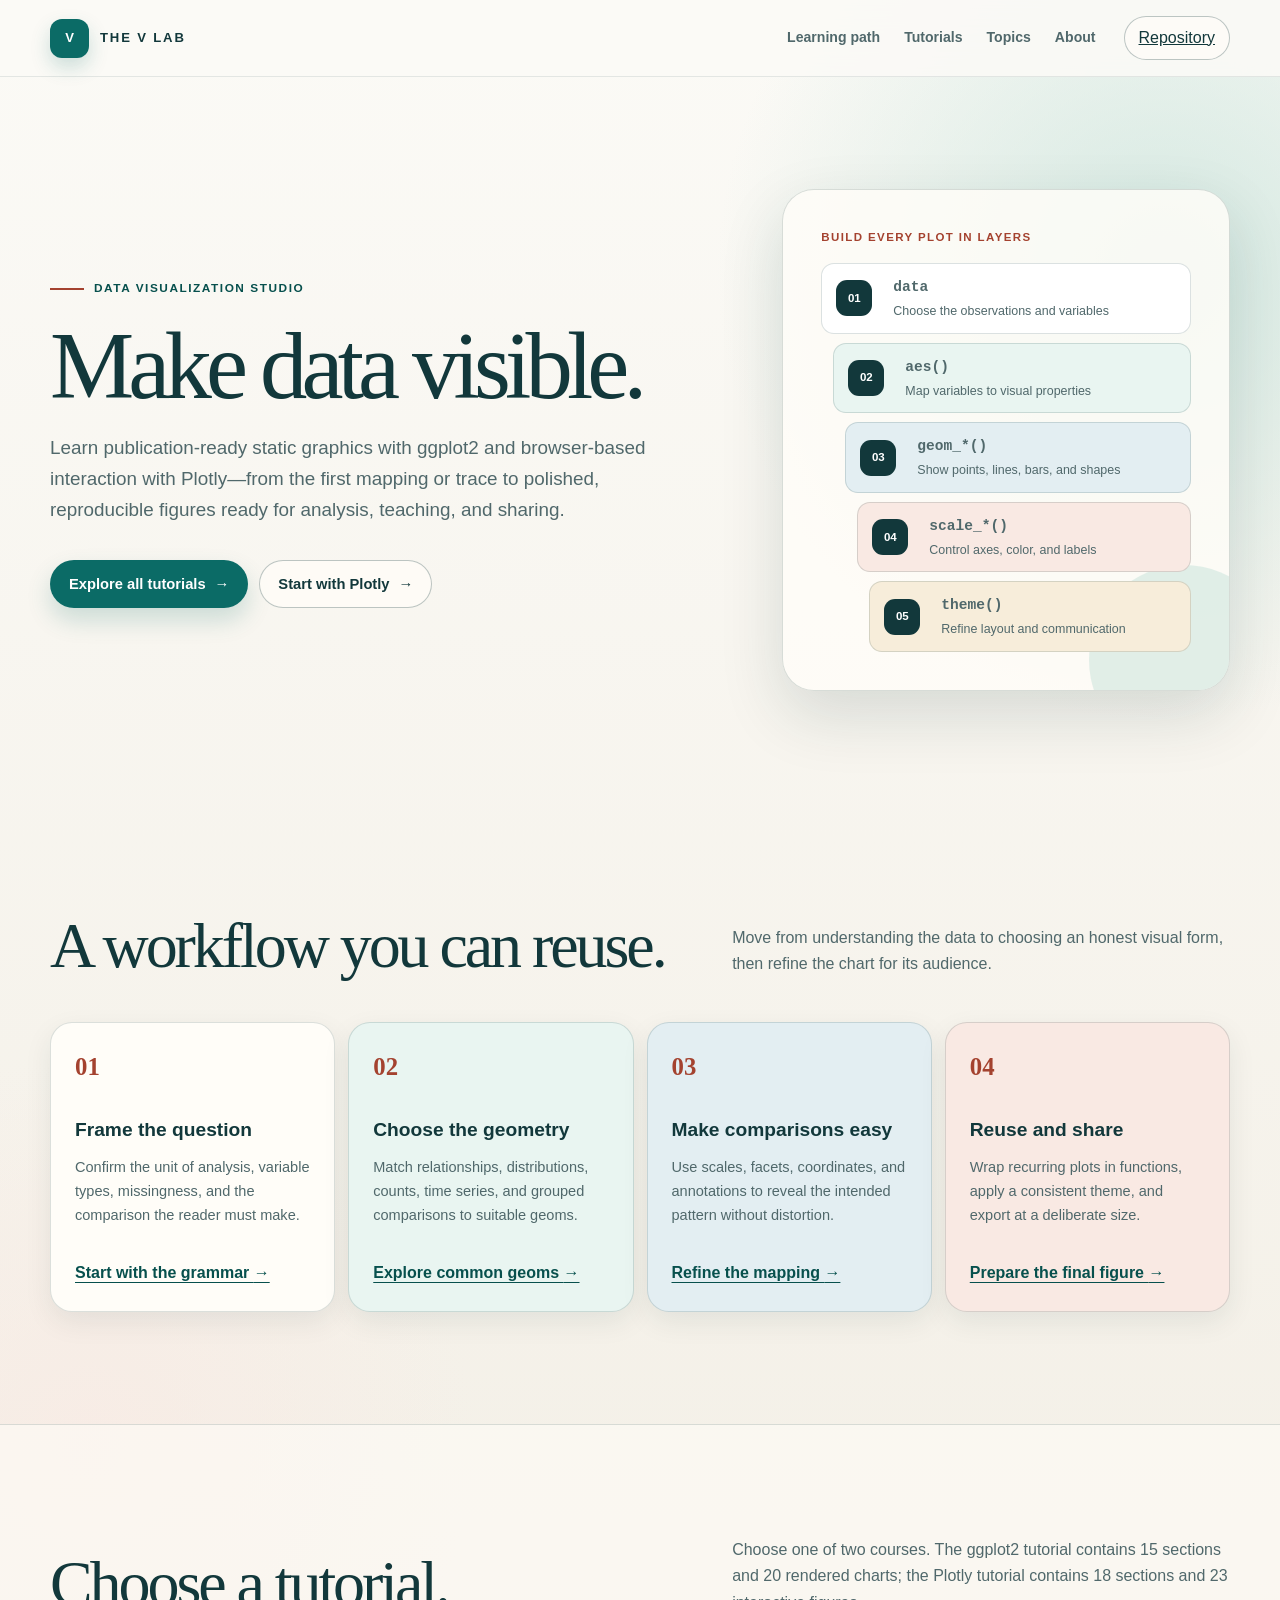
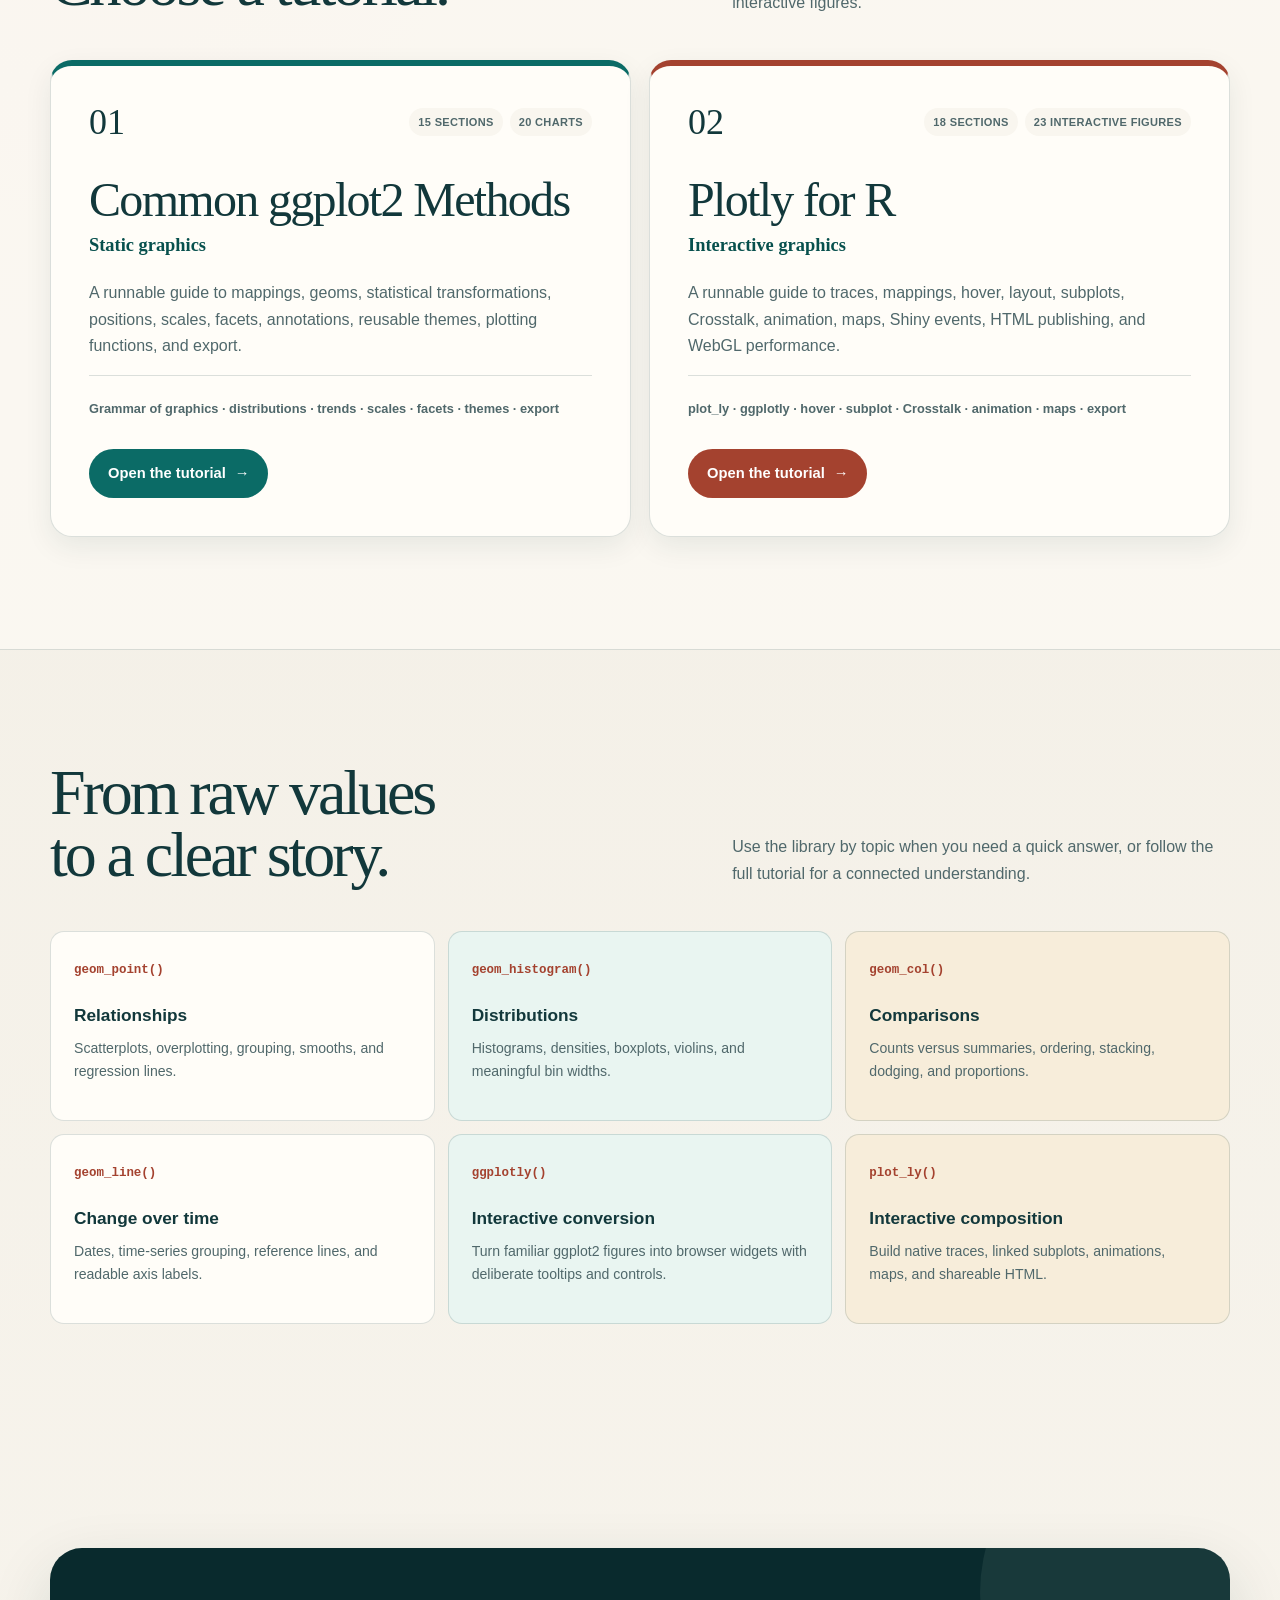
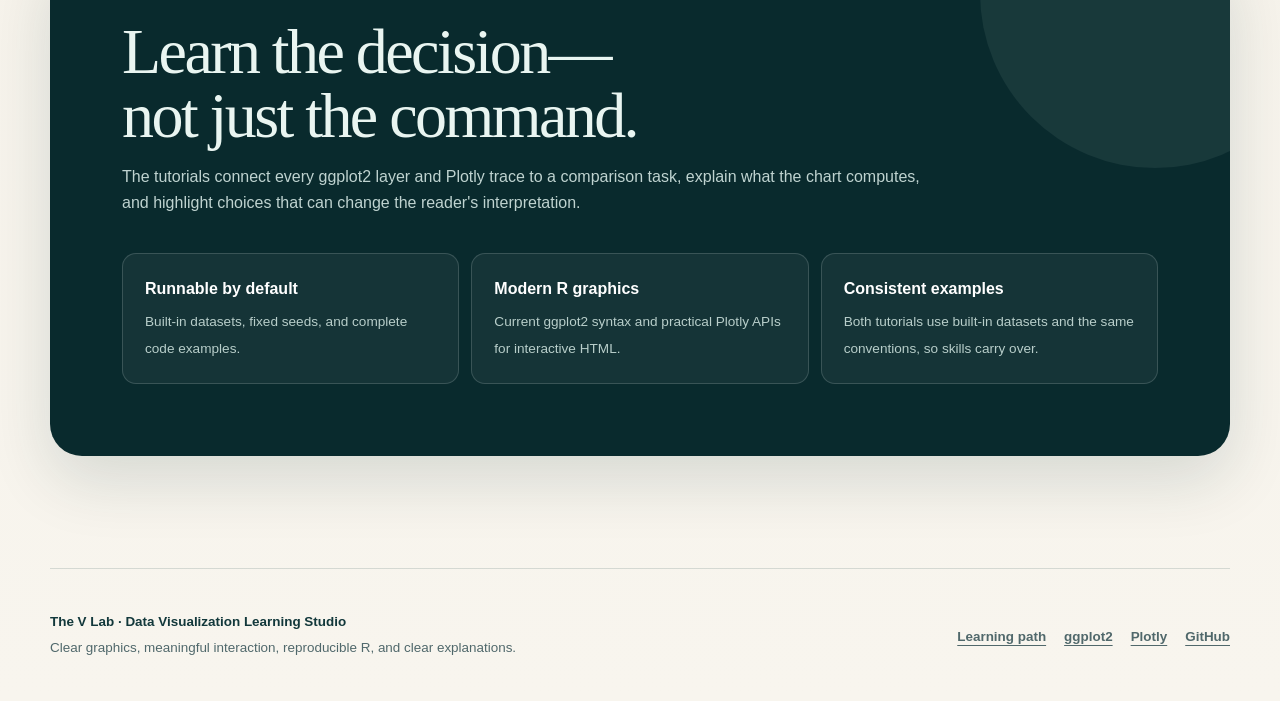
<file: index.html>
<!DOCTYPE html>

<html lang="en">
<head>
<meta charset="utf-8"/>
<meta content="width=device-width, initial-scale=1" name="viewport"/>
<meta content="A self-paced data visualization studio from The V Lab with detailed ggplot2 and Plotly tutorials, runnable R code, and shareable charts." name="description"/>
<meta content="#12383b" name="theme-color"/>
<meta content="light" name="color-scheme"/>
<link href="https://the-v-lab.github.io/Data_Visulization/" rel="canonical"/>
<meta content="website" property="og:type"/>
<meta content="The V Lab" property="og:site_name"/>
<meta content="Data Visualization Learning Studio | The V Lab" property="og:title"/>
<meta content="Learn ggplot2 and Plotly through example-driven courses for clear static graphics and interactive HTML visualizations." property="og:description"/>
<meta content="https://the-v-lab.github.io/Data_Visulization/" property="og:url"/>
<meta content="https://the-v-lab.github.io/Data_Visulization/og.png" property="og:image"/>
<meta content="1200" property="og:image:width"/>
<meta content="630" property="og:image:height"/>
<meta content="The V Lab Data Visualization Learning Studio" property="og:image:alt"/>
<meta content="summary_large_image" name="twitter:card"/>
<meta content="Data Visualization Learning Studio | The V Lab" name="twitter:title"/>
<meta content="Runnable guides to clear ggplot2 graphics and interactive Plotly visualizations with R." name="twitter:description"/>
<meta content="https://the-v-lab.github.io/Data_Visulization/og.png" name="twitter:image"/>
<title>Data Visualization Learning Studio | The V Lab</title>
<style>
    :root {
      --ink: #12383b;
      --ink-deep: #092a2d;
      --ink-soft: #50686b;
      --paper: #f3efe6;
      --surface: #fffdf8;
      --surface-soft: #f9f6ef;
      --teal: #0b6b66;
      --teal-dark: #07504d;
      --mint: #c7e3db;
      --mint-pale: #e9f5f1;
      --coral: #a4422f;
      --coral-pale: #f9e9e3;
      --gold: #8a5a10;
      --gold-pale: #f7edda;
      --blue: #3d7085;
      --blue-pale: #e3eef2;
      --violet: #76618c;
      --violet-pale: #eee9f3;
      --focus: #c2410c;
      --line: rgba(18, 56, 59, 0.15);
      --line-strong: rgba(18, 56, 59, 0.28);
      --shadow-sm: 0 10px 28px rgba(15, 49, 52, 0.08);
      --shadow-lg: 0 24px 64px rgba(15, 49, 52, 0.14);
      --radius-sm: 14px;
      --radius-md: 22px;
      --radius-lg: 32px;
    }

    * { box-sizing: border-box; }

    html {
      scroll-behavior: smooth;
      scroll-padding-top: 96px;
    }

    body {
      margin: 0;
      color: var(--ink);
      background:
        radial-gradient(circle at 91% 7%, rgba(199, 227, 219, 0.74), transparent 28rem),
        radial-gradient(circle at 7% 37%, rgba(249, 233, 227, 0.64), transparent 24rem),
        linear-gradient(180deg, #fbfaf6 0%, var(--paper) 43%, #f8f5ee 100%);
      font-family: Inter, ui-sans-serif, -apple-system, BlinkMacSystemFont,
                   "Segoe UI", "PingFang SC", "Hiragino Sans GB",
                   "Microsoft YaHei", sans-serif;
      font-size: 16px;
      line-height: 1.65;
    }

    a { color: inherit; }

    a:focus-visible {
      outline: 3px solid var(--focus);
      outline-offset: 4px;
    }

    h1, h2, h3, p { margin-top: 0; }
    h1, h2, h3 { text-wrap: balance; }

    .skip-link {
      position: fixed;
      z-index: 100;
      top: 12px;
      left: 12px;
      padding: 10px 15px;
      border-radius: 9px;
      color: #fff;
      background: var(--ink-deep);
      font-weight: 850;
      text-decoration: none;
      transform: translateY(-160%);
    }

    .skip-link:focus { transform: translateY(0); }

    .shell {
      width: min(1180px, calc(100% - 40px));
      margin-inline: auto;
    }

    .header-wrap {
      position: sticky;
      z-index: 30;
      top: 0;
      border-bottom: 1px solid rgba(18, 56, 59, 0.10);
      background: rgba(251, 250, 246, 0.88);
      backdrop-filter: blur(18px);
    }

    .site-header {
      display: flex;
      min-height: 76px;
      align-items: center;
      gap: 28px;
    }

    .brand {
      display: inline-flex;
      min-height: 44px;
      flex: 0 0 auto;
      align-items: center;
      gap: 11px;
      font-size: 0.82rem;
      font-weight: 900;
      letter-spacing: 0.14em;
      text-decoration: none;
      text-transform: uppercase;
    }

    .brand-mark {
      display: grid;
      width: 39px;
      height: 39px;
      place-items: center;
      border-radius: 12px;
      color: #fff;
      background: var(--teal);
      box-shadow: 0 9px 20px rgba(11, 107, 102, 0.20);
      letter-spacing: 0;
    }

    .main-nav {
      display: flex;
      align-items: center;
      gap: 24px;
      margin-left: auto;
    }

    .main-nav a {
      display: inline-flex;
      min-height: 44px;
      align-items: center;
      color: var(--ink-soft);
      font-size: 0.88rem;
      font-weight: 780;
      text-decoration: none;
    }

    .main-nav a:hover { color: var(--teal-dark); }

    .repo-link {
      display: inline-flex;
      min-height: 44px;
      align-items: center;
      padding: 8px 14px;
      border: 1px solid var(--line-strong);
      border-radius: 999px;
      color: var(--ink) !important;
      background: rgba(255, 253, 248, 0.72);
    }

    .hero {
      display: grid;
      grid-template-columns: minmax(0, 1.12fr) minmax(330px, 0.78fr);
      gap: clamp(46px, 7vw, 96px);
      align-items: center;
      min-height: 690px;
      padding-block: clamp(68px, 9vw, 112px);
    }

    .eyebrow {
      display: inline-flex;
      align-items: center;
      gap: 10px;
      margin-bottom: 24px;
      color: var(--teal-dark);
      font-size: 0.74rem;
      font-weight: 900;
      letter-spacing: 0.13em;
      text-transform: uppercase;
    }

    .eyebrow::before {
      width: 34px;
      height: 2px;
      content: "";
      background: var(--coral);
    }

    h1 {
      max-width: 820px;
      margin-bottom: 22px;
      font-family: Georgia, "Times New Roman", "Songti SC", serif;
      font-size: clamp(3.55rem, 7.4vw, 6.85rem);
      font-weight: 500;
      letter-spacing: -0.062em;
      line-height: 0.92;
    }

    .hero-zh {
      margin-bottom: 24px;
      color: var(--teal-dark);
      font-family: Georgia, "Songti SC", "STSong", serif;
      font-size: clamp(1.5rem, 2.9vw, 2.25rem);
      font-weight: 600;
      letter-spacing: -0.02em;
    }

    .hero-copy {
      max-width: 720px;
      margin-bottom: 34px;
      color: var(--ink-soft);
      font-size: clamp(1.02rem, 1.7vw, 1.18rem);
    }

    .hero-copy span {
      display: inline-block;
      margin-top: 8px;
    }

    .hero-actions, .language-actions {
      display: flex;
      flex-wrap: wrap;
      gap: 11px;
    }

    .button {
      display: inline-flex;
      min-height: 48px;
      align-items: center;
      justify-content: center;
      gap: 9px;
      padding: 11px 18px;
      border: 1px solid transparent;
      border-radius: 999px;
      font-size: 0.92rem;
      font-weight: 850;
      text-decoration: none;
      transition: transform 160ms ease, box-shadow 160ms ease, background 160ms ease;
    }

    .button:hover { transform: translateY(-2px); }

    .button-primary {
      color: #fff;
      background: var(--teal);
      box-shadow: 0 12px 24px rgba(11, 107, 102, 0.19);
    }

    .button-primary:hover { background: var(--teal-dark); }

    .button-secondary {
      border-color: var(--line-strong);
      background: rgba(255, 253, 248, 0.78);
    }

    .button-secondary:hover {
      background: #fff;
      box-shadow: var(--shadow-sm);
    }

    .hero-panel {
      position: relative;
      overflow: hidden;
      padding: clamp(24px, 4vw, 38px);
      border: 1px solid rgba(18, 56, 59, 0.16);
      border-radius: var(--radius-lg);
      background: rgba(255, 253, 248, 0.82);
      box-shadow: var(--shadow-lg);
    }

    .hero-panel::after {
      position: absolute;
      right: -50px;
      bottom: -65px;
      width: 190px;
      height: 190px;
      border-radius: 50%;
      background: rgba(199, 227, 219, 0.52);
      content: "";
    }

    .panel-kicker {
      margin-bottom: 16px;
      color: var(--coral);
      font-size: 0.72rem;
      font-weight: 900;
      letter-spacing: 0.12em;
      text-transform: uppercase;
    }

    .grammar-stack {
      position: relative;
      z-index: 1;
      display: grid;
      gap: 9px;
      margin: 0;
      padding: 0;
      list-style: none;
    }

    .grammar-layer {
      display: grid;
      grid-template-columns: 44px minmax(0, 1fr);
      gap: 13px;
      align-items: center;
      min-height: 66px;
      padding: 11px 14px;
      border: 1px solid var(--line);
      border-radius: 13px;
      background: #fff;
    }

    .grammar-layer:nth-child(2) { margin-left: 12px; background: var(--mint-pale); }
    .grammar-layer:nth-child(3) { margin-left: 24px; background: var(--blue-pale); }
    .grammar-layer:nth-child(4) { margin-left: 36px; background: var(--coral-pale); }
    .grammar-layer:nth-child(5) { margin-left: 48px; background: var(--gold-pale); }

    .layer-number {
      display: grid;
      width: 36px;
      height: 36px;
      place-items: center;
      border-radius: 11px;
      color: #fff;
      background: var(--ink);
      font-size: 0.72rem;
      font-weight: 900;
    }

    .grammar-layer strong {
      display: block;
      margin-bottom: 2px;
      font-family: ui-monospace, SFMono-Regular, Menlo, monospace;
      font-size: 0.91rem;
    }

    .grammar-layer span:last-child {
      color: var(--ink-soft);
      font-size: 0.78rem;
    }

    .section { padding-block: clamp(72px, 9vw, 112px); }

    .section-intro {
      display: grid;
      grid-template-columns: minmax(0, 0.9fr) minmax(300px, 0.7fr);
      gap: 42px;
      align-items: end;
      margin-bottom: 44px;
    }

    .section-intro h2 {
      margin-bottom: 0;
      font-family: Georgia, "Times New Roman", "Songti SC", serif;
      font-size: clamp(2.55rem, 5vw, 4.6rem);
      font-weight: 500;
      letter-spacing: -0.048em;
      line-height: 0.98;
    }

    .section-intro p {
      margin-bottom: 0;
      color: var(--ink-soft);
    }

    .path-grid {
      display: grid;
      grid-template-columns: repeat(4, minmax(0, 1fr));
      gap: 13px;
      margin: 0;
      padding: 0;
      list-style: none;
    }

    .path-step {
      display: flex;
      min-height: 290px;
      flex-direction: column;
      padding: 24px;
      border: 1px solid var(--line);
      border-radius: var(--radius-md);
      background: var(--surface);
      box-shadow: var(--shadow-sm);
    }

    .path-step:nth-child(2) { background: var(--mint-pale); }
    .path-step:nth-child(3) { background: var(--blue-pale); }
    .path-step:nth-child(4) { background: var(--coral-pale); }

    .step-number {
      color: var(--coral);
      font-family: Georgia, serif;
      font-size: 1.55rem;
      font-weight: 700;
    }

    .path-step h3 {
      margin: 26px 0 10px;
      font-size: 1.2rem;
    }

    .path-step p {
      color: var(--ink-soft);
      font-size: 0.91rem;
    }

    .step-link {
      margin-top: auto;
      color: var(--teal-dark);
      font-weight: 850;
      text-underline-offset: 4px;
    }

    .library-section {
      border-block: 1px solid var(--line);
      background: rgba(255, 253, 248, 0.58);
    }

    .course-grid {
      display: grid;
      grid-template-columns: repeat(2, minmax(0, 1fr));
      gap: 18px;
    }

    .course-card {
      display: flex;
      min-height: 440px;
      flex-direction: column;
      padding: clamp(25px, 4vw, 38px);
      border: 1px solid var(--line);
      border-top: 6px solid var(--teal);
      border-radius: var(--radius-md);
      background: var(--surface);
      box-shadow: var(--shadow-sm);
      transition: transform 180ms ease, box-shadow 180ms ease;
    }

    .course-card:nth-child(2) { border-top-color: var(--coral); }
    .course-card:nth-child(3) { border-top-color: var(--blue); }
    .course-card:nth-child(4) { border-top-color: var(--violet); }
    .course-card:hover, .course-card:focus-within {
      transform: translateY(-4px);
      box-shadow: var(--shadow-lg);
    }

    .course-topline {
      display: flex;
      align-items: center;
      justify-content: space-between;
      gap: 16px;
      margin-bottom: 36px;
    }

    .course-number {
      font-family: Georgia, serif;
      font-size: 2.25rem;
      line-height: 1;
    }

    .course-meta { display: flex; flex-wrap: wrap; gap: 7px; justify-content: flex-end; }

    .tag {
      padding: 5px 9px;
      border-radius: 999px;
      color: var(--ink-soft);
      background: var(--surface-soft);
      font-size: 0.69rem;
      font-weight: 850;
      letter-spacing: 0.03em;
      text-transform: uppercase;
    }

    .course-card h3 {
      margin-bottom: 5px;
      font-family: Georgia, "Times New Roman", "Songti SC", serif;
      font-size: clamp(2rem, 4vw, 3rem);
      font-weight: 500;
      letter-spacing: -0.035em;
      line-height: 1.02;
    }

    .course-title-zh {
      margin-bottom: 20px;
      color: var(--teal-dark);
      font-family: Georgia, "Songti SC", serif;
      font-size: 1.15rem;
      font-weight: 650;
    }

    .course-description { color: var(--ink-soft); }

    .topic-line {
      margin-top: auto;
      padding-top: 22px;
      border-top: 1px solid var(--line);
      color: var(--ink-soft);
      font-size: 0.8rem;
      font-weight: 720;
    }

    .language-actions { margin-top: 17px; }
    .language-actions .button { color: #fff; background: var(--teal); }
    .course-card:nth-child(2) .language-actions .button { background: var(--coral); }
    .course-card:nth-child(3) .language-actions .button { background: var(--blue); }
    .course-card:nth-child(4) .language-actions .button { background: var(--violet); }

    .topics-grid {
      display: grid;
      grid-template-columns: repeat(3, minmax(0, 1fr));
      gap: 13px;
    }

    .topic-card {
      min-height: 190px;
      padding: 23px;
      border: 1px solid var(--line);
      border-radius: var(--radius-sm);
      background: var(--surface);
    }

    .topic-card:nth-child(2), .topic-card:nth-child(5) { background: var(--mint-pale); }
    .topic-card:nth-child(3), .topic-card:nth-child(6) { background: var(--gold-pale); }

    .topic-code {
      display: inline-block;
      margin-bottom: 20px;
      color: var(--coral);
      font-family: ui-monospace, SFMono-Regular, Menlo, monospace;
      font-size: 0.78rem;
      font-weight: 800;
    }

    .topic-card h3 { margin-bottom: 8px; font-size: 1.08rem; }
    .topic-card p { margin-bottom: 0; color: var(--ink-soft); font-size: 0.88rem; }

    .principles {
      position: relative;
      overflow: hidden;
      padding: clamp(36px, 7vw, 72px);
      border-radius: var(--radius-lg);
      color: #e9f5f1;
      background: var(--ink-deep);
      box-shadow: var(--shadow-lg);
    }

    .principles::after {
      position: absolute;
      top: -130px;
      right: -100px;
      width: 350px;
      height: 350px;
      border-radius: 50%;
      background: rgba(199, 227, 219, 0.08);
      content: "";
    }

    .principles h2 {
      max-width: 780px;
      margin-bottom: 16px;
      font-family: Georgia, "Times New Roman", "Songti SC", serif;
      font-size: clamp(2.25rem, 5vw, 4.15rem);
      font-weight: 500;
      letter-spacing: -0.04em;
      line-height: 1;
    }

    .principles > p { max-width: 800px; color: #bfd3d0; }

    .principle-grid {
      position: relative;
      z-index: 1;
      display: grid;
      grid-template-columns: repeat(3, minmax(0, 1fr));
      gap: 12px;
      margin-top: 36px;
    }

    .principle {
      padding: 22px;
      border: 1px solid rgba(238, 248, 245, 0.16);
      border-radius: var(--radius-sm);
      background: rgba(255, 255, 255, 0.05);
    }

    .principle strong { display: block; margin-bottom: 6px; color: #fff; }
    .principle span { color: #b8ceca; font-size: 0.85rem; }

    .site-footer {
      display: grid;
      grid-template-columns: minmax(0, 1fr) auto;
      gap: 30px;
      align-items: end;
      padding-block: 42px;
      border-top: 1px solid var(--line);
      color: var(--ink-soft);
      font-size: 0.84rem;
    }

    .footer-title { display: block; margin-bottom: 4px; color: var(--ink); font-weight: 850; }
    .footer-links { display: flex; flex-wrap: wrap; justify-content: flex-end; gap: 18px; }
    .footer-links a { display: inline-flex; min-height: 44px; align-items: center; font-weight: 750; text-underline-offset: 4px; }

    @media (max-width: 1020px) {
      .hero { grid-template-columns: 1fr; min-height: auto; }
      .hero-panel { max-width: 740px; }
      .path-grid { grid-template-columns: repeat(2, minmax(0, 1fr)); }
    }

    @media (max-width: 820px) {
      html { scroll-padding-top: 24px; }
      .header-wrap { position: static; }
      .site-header { flex-wrap: wrap; padding-block: 14px; }
      .main-nav { width: 100%; order: 3; justify-content: space-between; margin-left: 0; padding-top: 11px; border-top: 1px solid var(--line); }
      .repo-link { margin-left: auto; }
      .section-intro, .course-grid { grid-template-columns: 1fr; }
      .course-card { min-height: auto; }
      .topics-grid { grid-template-columns: repeat(2, minmax(0, 1fr)); }
      .principle-grid { grid-template-columns: 1fr; }
    }

    @media (max-width: 560px) {
      .shell { width: min(100% - 28px, 1180px); }
      h1 { font-size: clamp(3.15rem, 17vw, 4.8rem); }
      .main-nav { display: grid; grid-template-columns: repeat(2, minmax(0, 1fr)); gap: 4px 12px; }
      .main-nav a { justify-content: center; text-align: center; }
      .hero-actions, .hero-actions .button { width: 100%; }
      .grammar-layer:nth-child(n) { margin-left: 0; }
      .path-grid, .topics-grid { grid-template-columns: 1fr; }
      .path-step { min-height: 225px; }
      .course-topline { align-items: flex-start; }
      .course-meta { justify-content: flex-start; }
      .language-actions .button { flex: 1 1 145px; }
      .site-footer { grid-template-columns: 1fr; }
      .footer-links { justify-content: flex-start; }
    }

    @media (prefers-reduced-motion: reduce) {
      html { scroll-behavior: auto; }
      *, *::before, *::after { transition: none !important; }
    }
  </style>
</head>
<body>
<a class="skip-link" href="#main-content">Skip to learning content </a>
<div class="header-wrap">
<header class="site-header shell">
<a aria-current="page" aria-label="The V Lab data visualization learning studio home" class="brand" href="index.html">
<span aria-hidden="true" class="brand-mark">V</span>
<span>The V Lab</span>
</a>
<nav aria-label="Main navigation" class="main-nav">
<a href="#learning-path">Learning path</a>
<a href="#tutorials">Tutorials</a>
<a href="#topics">Topics</a>
<a href="#about">About</a>
</nav>
<a class="repo-link" href="https://github.com/The-V-Lab/Data_Visulization">Repository</a>
</header>
</div>
<main id="main-content" tabindex="-1">
<section aria-labelledby="page-title" class="hero shell">
<div>
<p class="eyebrow">Data visualization studio </p>
<h1 id="page-title">Make data visible.</h1>

<p class="hero-copy">
          Learn publication-ready static graphics with ggplot2 and browser-based interaction with Plotly—from the first mapping or trace to polished, reproducible figures ready for analysis, teaching, and sharing.
          
</p>
<div class="hero-actions">
<a class="button button-primary" href="#tutorials">Explore all tutorials <span aria-hidden="true">→</span></a>
<a class="button button-secondary" href="plotly_tutorial_en.html">Start with Plotly <span aria-hidden="true">→</span></a>
</div>
</div>
<aside aria-label="The grammar of graphics at a glance" class="hero-panel">
<p class="panel-kicker">Build every plot in layers</p>
<ol class="grammar-stack">
<li class="grammar-layer"><span class="layer-number">01</span><span><strong>data</strong><span>Choose the observations and variables</span></span></li>
<li class="grammar-layer"><span class="layer-number">02</span><span><strong>aes()</strong><span>Map variables to visual properties</span></span></li>
<li class="grammar-layer"><span class="layer-number">03</span><span><strong>geom_*()</strong><span>Show points, lines, bars, and shapes</span></span></li>
<li class="grammar-layer"><span class="layer-number">04</span><span><strong>scale_*()</strong><span>Control axes, color, and labels</span></span></li>
<li class="grammar-layer"><span class="layer-number">05</span><span><strong>theme()</strong><span>Refine layout and communication</span></span></li>
</ol>
</aside>
</section>
<section aria-labelledby="path-title" class="section shell" id="learning-path">
<div class="section-intro">
<h2 id="path-title">A workflow you can reuse.</h2>
<p>
          Move from understanding the data to choosing an honest visual form, then refine the chart for its audience.
          
</p>
</div>
<ol class="path-grid">
<li class="path-step">
<span class="step-number">01</span>
<h3>Frame the question</h3>
<p>Confirm the unit of analysis, variable types, missingness, and the comparison the reader must make.</p>
<a class="step-link" href="ggplot2_tutorial_en.html#grammar-of-graphics-fundamentals">Start with the grammar <span aria-hidden="true">→</span></a>
</li>
<li class="path-step">
<span class="step-number">02</span>
<h3>Choose the geometry</h3>
<p>Match relationships, distributions, counts, time series, and grouped comparisons to suitable geoms.</p>
<a class="step-link" href="ggplot2_tutorial_en.html#common-geoms">Explore common geoms <span aria-hidden="true">→</span></a>
</li>
<li class="path-step">
<span class="step-number">03</span>
<h3>Make comparisons easy</h3>
<p>Use scales, facets, coordinates, and annotations to reveal the intended pattern without distortion.</p>
<a class="step-link" href="ggplot2_tutorial_en.html#scales-controlling-visual-mappings">Refine the mapping <span aria-hidden="true">→</span></a>
</li>
<li class="path-step">
<span class="step-number">04</span>
<h3>Reuse and share</h3>
<p>Wrap recurring plots in functions, apply a consistent theme, and export at a deliberate size.</p>
<a class="step-link" href="ggplot2_tutorial_en.html#exporting-high-quality-figures">Prepare the final figure <span aria-hidden="true">→</span></a>
</li>
</ol>
</section>
<section aria-labelledby="tutorials-title" class="section library-section" id="tutorials">
<div class="shell">
<div class="section-intro">
<h2 id="tutorials-title">Choose a tutorial.</h2>
<p>
            Choose one of two courses. The ggplot2 tutorial contains 15 sections and 20 rendered charts; the Plotly tutorial contains 18 sections and 23 interactive figures.
            
</p>
</div>
<div class="course-grid">
<article class="course-card">
<div class="course-topline">
<span class="course-number">01</span>
<div class="course-meta"><span class="tag">15 sections</span><span class="tag">20 charts</span></div>
</div>
<h3>Common ggplot2 Methods</h3>
<p class="course-title-zh">Static graphics</p>
<p class="course-description">A runnable guide to mappings, geoms, statistical transformations, positions, scales, facets, annotations, reusable themes, plotting functions, and export.</p>
<p class="topic-line">Grammar of graphics · distributions · trends · scales · facets · themes · export</p>
<div class="language-actions">
<a aria-label="Open the ggplot2 tutorial" class="button" href="ggplot2_tutorial_en.html">Open the tutorial <span aria-hidden="true">→</span></a>
</div>
</article>

<article class="course-card">
<div class="course-topline">
<span class="course-number">02</span>
<div class="course-meta"><span class="tag">18 sections</span><span class="tag">23 interactive figures</span></div>
</div>
<h3>Plotly for R</h3>
<p class="course-title-zh">Interactive graphics</p>
<p class="course-description">A runnable guide to traces, mappings, hover, layout, subplots, Crosstalk, animation, maps, Shiny events, HTML publishing, and WebGL performance.</p>
<p class="topic-line">plot_ly · ggplotly · hover · subplot · Crosstalk · animation · maps · export</p>
<div class="language-actions">
<a aria-label="Open the Plotly tutorial" class="button" href="plotly_tutorial_en.html">Open the tutorial <span aria-hidden="true">→</span></a>
</div>
</article>

</div>
</div>
</section>
<section aria-labelledby="topics-title" class="section shell" id="topics">
<div class="section-intro">
<h2 id="topics-title">From raw values to a clear story.</h2>
<p>
          Use the library by topic when you need a quick answer, or follow the full tutorial for a connected understanding.
          
</p>
</div>
<div class="topics-grid">
<article class="topic-card"><span class="topic-code">geom_point()</span><h3>Relationships</h3><p>Scatterplots, overplotting, grouping, smooths, and regression lines.</p></article>
<article class="topic-card"><span class="topic-code">geom_histogram()</span><h3>Distributions</h3><p>Histograms, densities, boxplots, violins, and meaningful bin widths.</p></article>
<article class="topic-card"><span class="topic-code">geom_col()</span><h3>Comparisons</h3><p>Counts versus summaries, ordering, stacking, dodging, and proportions.</p></article>
<article class="topic-card"><span class="topic-code">geom_line()</span><h3>Change over time</h3><p>Dates, time-series grouping, reference lines, and readable axis labels.</p></article>
<article class="topic-card"><span class="topic-code">ggplotly()</span><h3>Interactive conversion</h3><p>Turn familiar ggplot2 figures into browser widgets with deliberate tooltips and controls.</p></article>
<article class="topic-card"><span class="topic-code">plot_ly()</span><h3>Interactive composition</h3><p>Build native traces, linked subplots, animations, maps, and shareable HTML.</p></article>
</div>
</section>
<section aria-labelledby="about-title" class="section shell" id="about">
<div class="principles">
<h2 id="about-title">Learn the decision—not just the command.</h2>
<p>
          The tutorials connect every ggplot2 layer and Plotly trace to a comparison task, explain what the chart computes, and highlight choices that can change the reader's interpretation.
          
</p>
<div class="principle-grid">
<div class="principle"><strong>Runnable by default</strong><span>Built-in datasets, fixed seeds, and complete code examples.</span></div>
<div class="principle"><strong>Modern R graphics</strong><span>Current ggplot2 syntax and practical Plotly APIs for interactive HTML.</span></div>
<div class="principle"><strong>Consistent examples</strong><span>Both tutorials use built-in datasets and the same conventions, so skills carry over.</span></div>
</div>
</div>
</section>
</main>
<footer class="site-footer shell">
<div>
<span class="footer-title">The V Lab · Data Visualization Learning Studio</span>
<span>Clear graphics, meaningful interaction, reproducible R, and clear explanations.</span>
</div>
<nav aria-label="Footer navigation" class="footer-links">
<a href="#learning-path">Learning path</a>
<a href="ggplot2_tutorial_en.html">ggplot2</a>

<a href="plotly_tutorial_en.html">Plotly</a>

<a href="https://github.com/The-V-Lab/Data_Visulization">GitHub</a>
</nav>
</footer>
</body>
</html>
</file>
